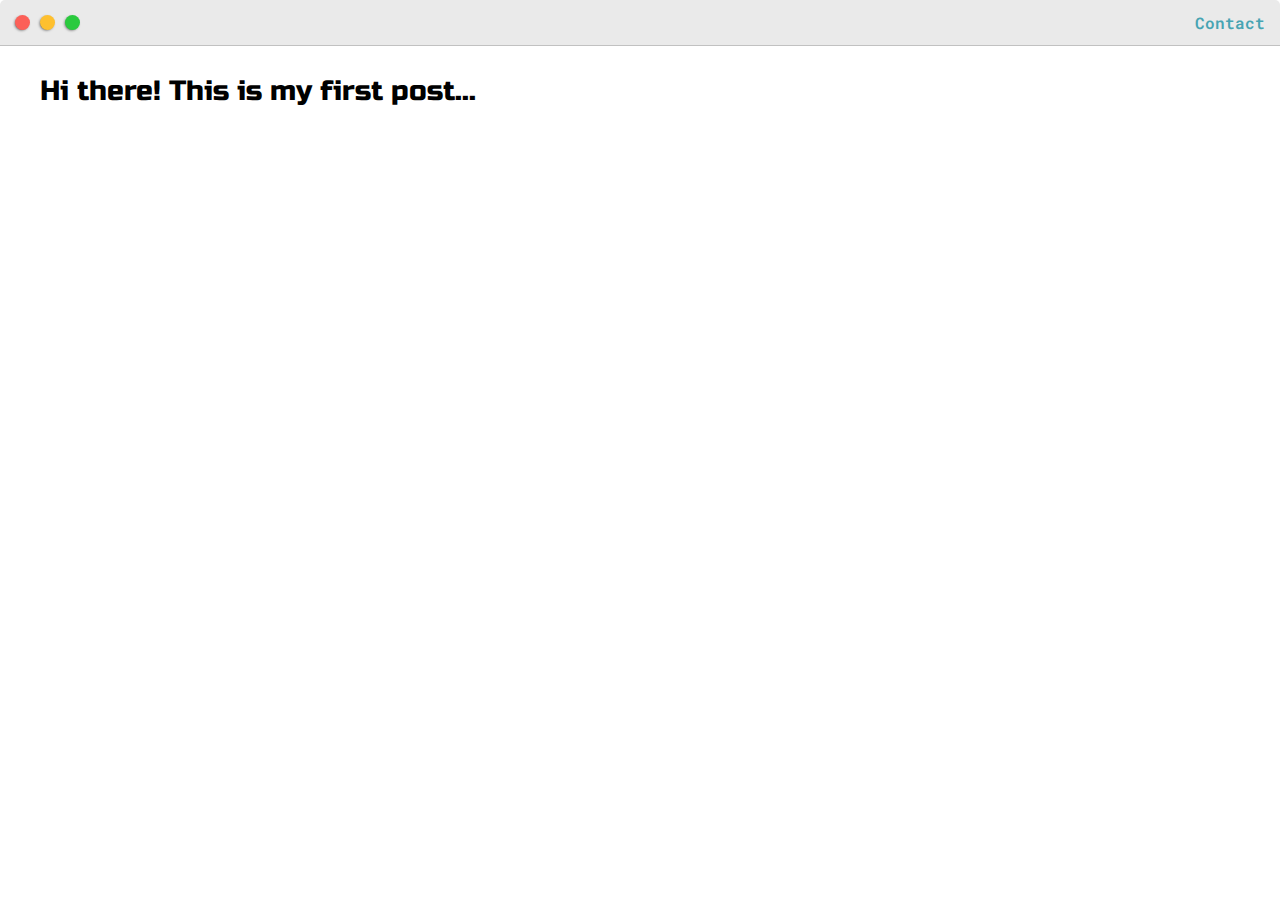
<file: mysite/post.html>
<!DOCTYPE html>
<html>
<head>
    <title>Post Name</title>
    <meta name="viewport" content="width=device-width, initial-scale=1.0">

    <link href="https://fonts.googleapis.com/css2?family=Russo+One&display=swap" rel="stylesheet">
    <link href="https://fonts.googleapis.com/css2?family=Roboto+Mono:wght@500&display=swap" rel="stylesheet">
    <link rel="stylesheet" type="text/css" href="default.css">
</head>

<body>

    <div class="nav-wrapper">
        <div class="dots-wrapper">
            <div id="dot-1" class="browser-dot"></div>
            <div id="dot-2" class="browser-dot"></div>
            <div id="dot-3" class="browser-dot"></div>
        </div>

        <ul id="navigation">
            <li><a href="index.html#contact">Contact</a></li>
        </ul>
    </div>

    <div class="main-container">
        
        <h3>Hi there! This is my first post...</h3>
    </div>

</body>
</html>
</file>
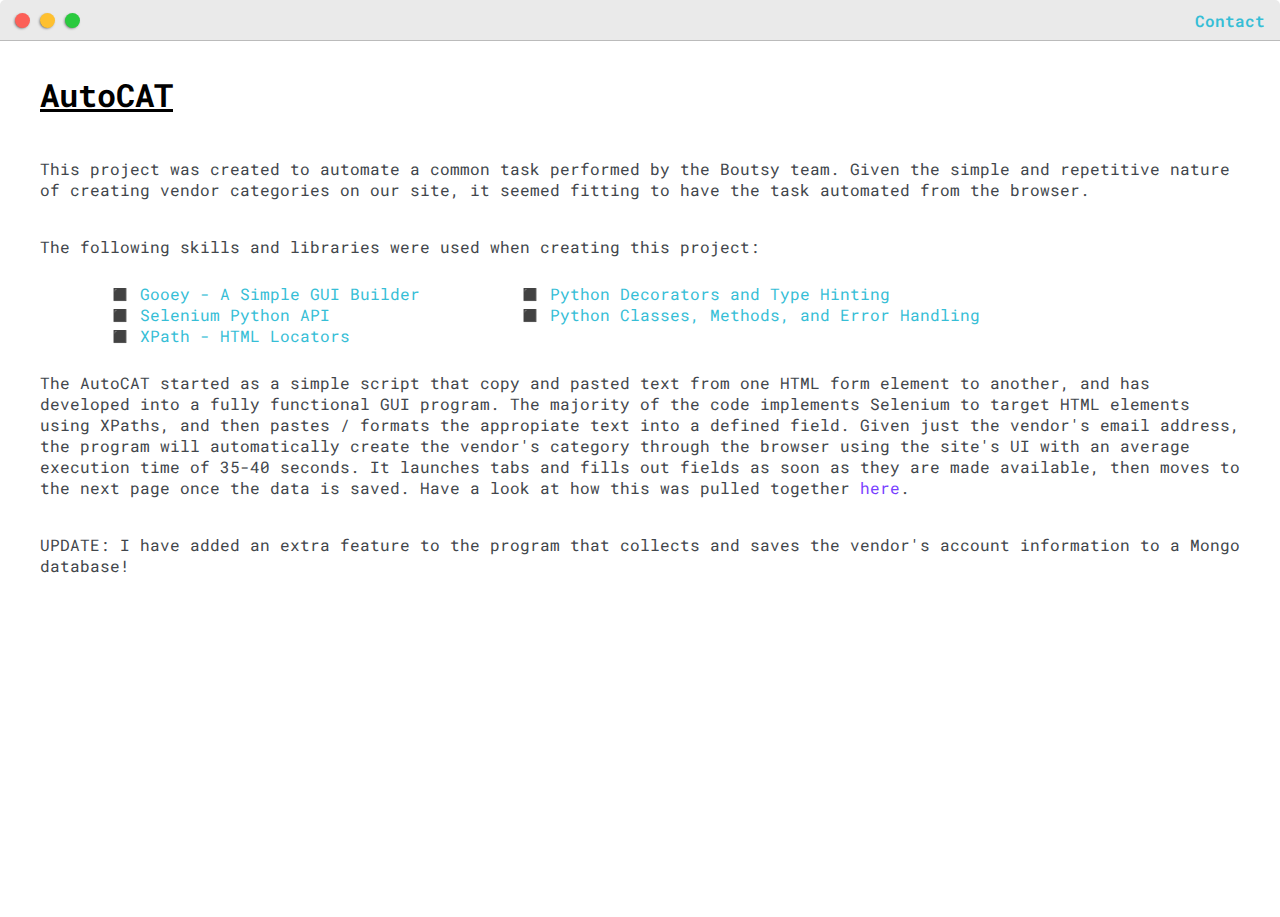
<file: posts/autocat.html>
<!DOCTYPE html>
<html>
<head>
    <title>Projects: AutoCAT</title>
    <meta name="viewport"  content="width=device-width, initial-scale=1.0" />
    <link href="https://fonts.googleapis.com/css2?family=Russo+One&display=swap"  rel="stylesheet" />
    <link href="https://fonts.googleapis.com/css2?family=Roboto+Mono:wght@500&display=swap"  rel="stylesheet" />
    <link href="/css/default.css"  rel="stylesheet"  type="text/css" />
    <link href="/css/post.css"     rel="stylesheet"  type="text/css" />
</head>

<body>
    <div class="nav-wrapper">
        <div class="dots-wrapper">
            <a href="/index.html#past-projects">
                <div id="dot-1" class="browser-dot"></div>
            </a>
            <div id="dot-2" class="browser-dot"></div>
            <div id="dot-3" class="browser-dot"></div>
        </div>
        
        <ul id="navigation">
            <li>
                <a href="/index.html#contact-form">Contact</a>
            </li>
        </ul>
    </div>

    <div class="main-container">
        <h3 class="post-title">
            <a href="https://github.com/copev313/AutoCAT-v2.0" target="_blank">
                <ins>AutoCAT</ins>
            </a>
        </h3>

        <p>This project was created to automate a common task performed by the Boutsy team. 
            Given the simple and repetitive nature of creating vendor categories on our site,
            it seemed fitting to have the task automated from the browser.</p>
        <p>The following skills and libraries were used when creating this project:</p>

        <div class="tools-container">
            <ul>
                <li>◼️
                    <a href="https://github.com/chriskiehl/Gooey" target="_blank">Gooey - A Simple GUI Builder</a>
                </li>

                <li>◼️
                    <a href="https://selenium-python.readthedocs.io/index.html" target="_blank">Selenium Python API</a>
                </li>

                <li>◼️
                    <a href="https://www.w3schools.com/xml/xpath_intro.asp" target="_blank">XPath - HTML Locators</a>
                </li>
            </ul>

            <ul>
                <li>◼️
                    <a href="https://docs.python.org/3/library/typing.html" target="_blank">Python Decorators and Type Hinting</a>
                </li>

                <li>◼️
                    <a href="https://www.w3schools.com/python/python_classes.asp" target="_blank">Python Classes, Methods, and Error Handling</a>
                </li>
            </ul>
        </div>

        <p>
            The AutoCAT started as a simple script that copy and pasted text from one HTML form element to another, 
            and has developed into a fully functional GUI program. The majority of the code implements Selenium to target
            HTML elements using XPaths, and then pastes / formats the appropiate text into a defined field. Given just the 
            vendor's email address, the program will automatically create the vendor's category through the browser using the site's UI 
            with an average execution time of 35-40 seconds. It launches tabs and fills out fields as soon as they are made available,
            then moves to the next page once the data is saved. Have a look at how this was pulled together 
            <a href="https://github.com/copev313/AutoCAT-v2.0" class="linkage" target="_blank" >here</a>.
        </p>

        <p>
            UPDATE: I have added an extra feature to the program that collects and saves the vendor's account information to a Mongo database!
        </p>

        <div class="screenshot-container">
            <iframe id="ytplayer" type="text/html" width="560" height="315" class="img-left" src="https://www.youtube.com/embed/Cul_-v86n8k" frameborder="0"></iframe>
            <iframe id="ytplayer" type="text/html" width="560" height="315" class="img-right" src="https://www.youtube.com/embed/Zuid5n-Z0Vs" frameborder="0"></iframe>
        </div>
    </div>
</body>
</html>
</file>
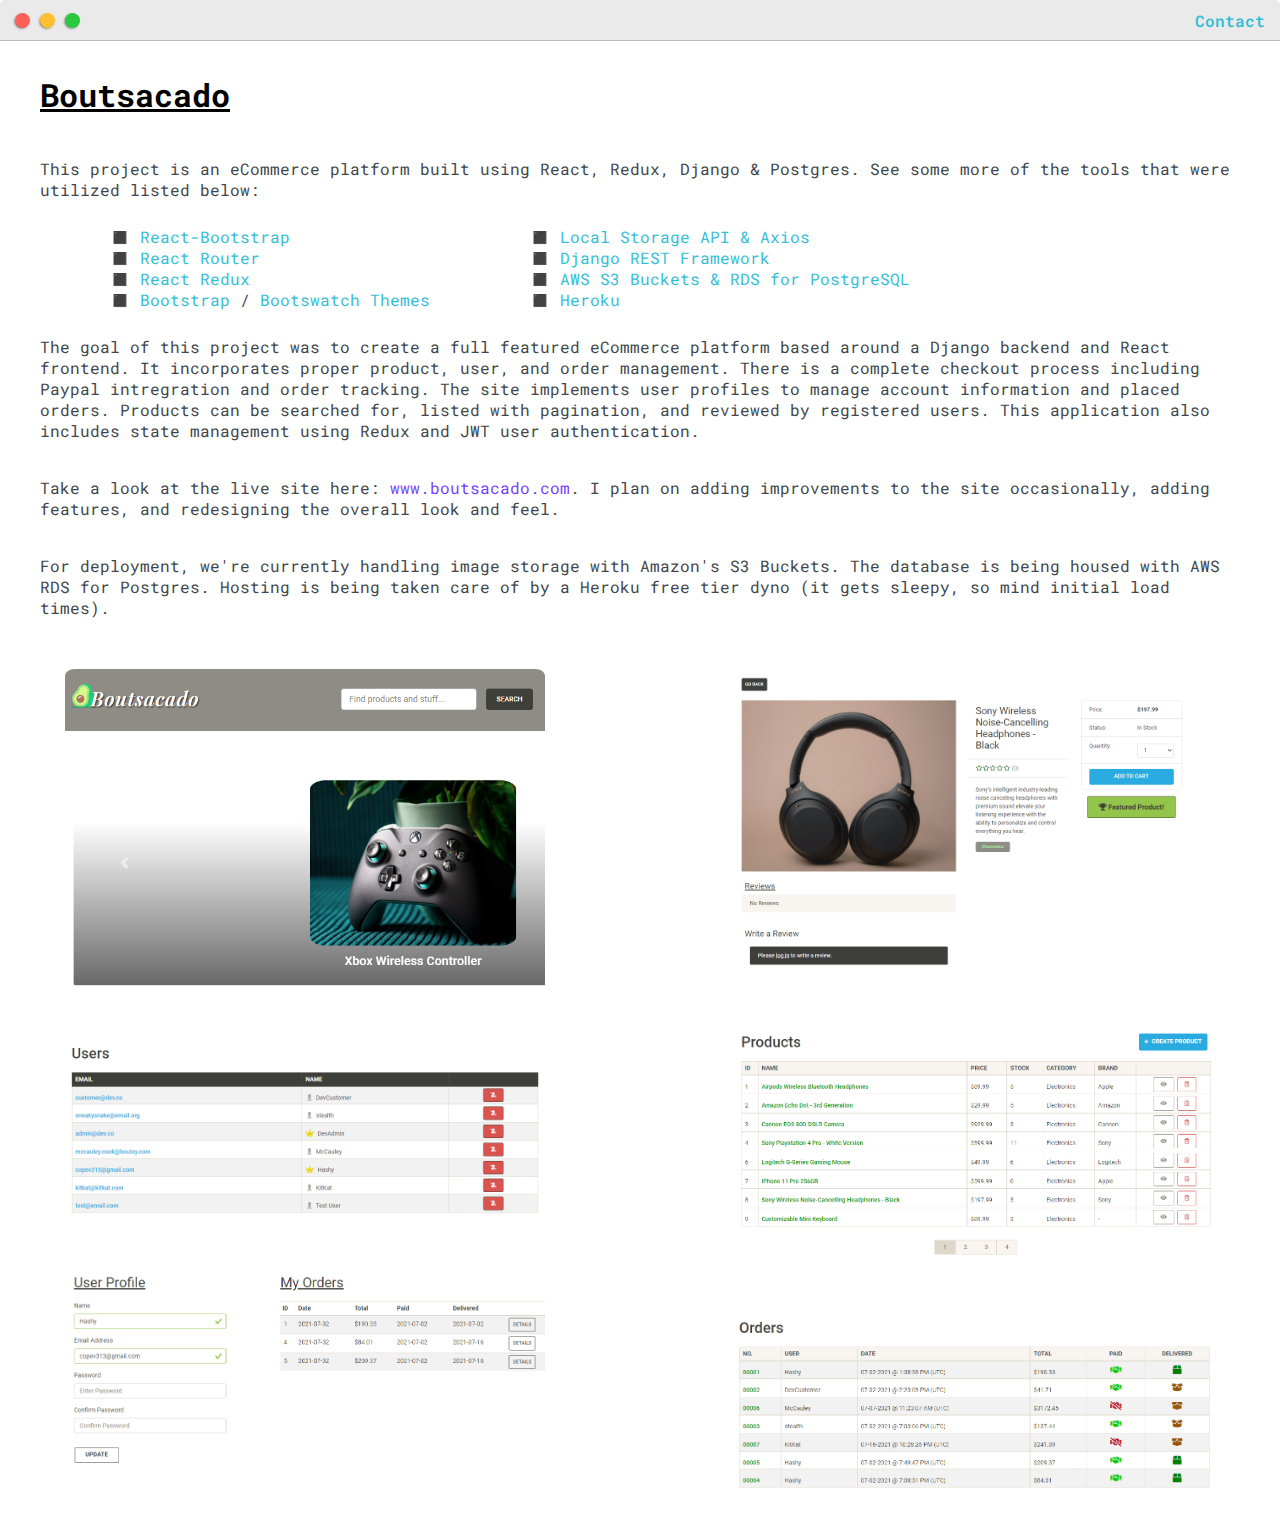
<file: posts/boutsacado.html>
<!DOCTYPE html>
<html>
<head>
    <title>Projects: Django-Ecommerce</title>
    <meta name="viewport"  content="width=device-width, initial-scale=1.0" />
    <link href="https://fonts.googleapis.com/css2?family=Russo+One&display=swap"  rel="stylesheet" />
    <link href="https://fonts.googleapis.com/css2?family=Roboto+Mono:wght@500&display=swap"  rel="stylesheet" />
    <link href="/css/default.css"  rel="stylesheet"  type="text/css" />
    <link href="/css/post.css"     rel="stylesheet"  type="text/css" />
</head>

<body>
    <div class="nav-wrapper">
        <div class="dots-wrapper">
            <a href="/index.html#past-projects">
                <div id="dot-1" class="browser-dot"></div>
            </a>
            <div id="dot-2" class="browser-dot"></div>
            <div id="dot-3" class="browser-dot"></div>
        </div>
        
        <ul id="navigation">
            <li>
                <a href="/index.html#contact-form">Contact</a>
            </li>
        </ul>
    </div>

    <div class="main-container">
        <h3 class="post-title">
            <a href="https://github.com/copev313/Django-Ecommerce" target="_blank">
                <ins>Boutsacado</ins>
            </a>
        </h3>
        <p>This project is an eCommerce platform built using React, Redux, Django & Postgres. 
            See some more of the tools that were utilized listed below:</p>

        <div class="tools-container">
            <ul>
                <li>◼️
                    <a href="https://react-bootstrap.github.io/" target="_blank">
                        React-Bootstrap
                    </a>
                </li>
                <li>◼️
                    <a href="https://reactrouter.com/" target="_blank">
                        React Router
                    </a>
                </li>
                <li>◼️
                    <a href="https://react-redux.js.org/" target="_blank">
                        React Redux
                    </a>
                </li>
                <li>◼️
                    <a href="https://getbootstrap.com/" target="_blank">
                        Bootstrap
                    </a>/
                    <a href="https://bootswatch.com/" target="_blank">
                        Bootswatch Themes
                    </a>
                </li>
            </ul>

            <ul>
                <li>◼️
                    <a href="https://www.npmjs.com/package/axios" target="_blank">
                        Local Storage API & Axios
                    </a>
                </li>
                <li>◼️
                    <a href="https://www.django-rest-framework.org/" target="_blank">
                        Django REST Framework
                    </a>
                </li>
                <li>◼️
                    <a href="https://aws.amazon.com/" target="_blank">
                        AWS S3 Buckets & RDS for PostgreSQL
                    </a>
                </li>
                <li>◼️
                    <a href="https://www.heroku.com/what" target="_blank">
                        Heroku
                    </a>
                </li>
            </ul>
        </div>

        <p>
            The goal of this project was to create a full featured eCommerce platform based around a Django backend and React frontend.
            It incorporates proper product, user, and order management. There is a complete checkout process including Paypal intregration and order tracking.
            The site implements user profiles to manage account information and placed orders. Products can be searched for, listed with pagination, and reviewed by registered users.
            This application also includes state management using Redux and JWT user authentication.
        </p>

        <p>
            Take a look at the live site here: 
            <a href="http://www.boutsacado.com" class="linkage" target="_blank">www.boutsacado.com</a>.
            I plan on adding improvements to the site occasionally, adding features, and redesigning the overall look and feel. 
        </p>

        <p>
            For deployment, we're currently handling image storage with Amazon's S3 Buckets. The database is being housed with AWS RDS for Postgres.
            Hosting is being taken care of by a Heroku free tier dyno (it gets sleepy, so mind initial load times).
        </p>

        <div class="screenshot-container">
            <img src="../images/controller_in_banner.png"
                 alt="xbox controller banner screenshot"
                 class="img-left"
            />

            <img src="../images/product_screen.png"
                 alt="product screen screenshot"
                 class="img-right"
            />

            <img src="../images/products_img.png"
                 alt="products list screenshot"
                 class="img-right"
            />

            <img src="../images/users_img.png"
                 alt="users list screenshot"
                 class="img-left"
                 
            />

            <img src="../images/profile_img.png"
                 alt="profile screen screenshot"
                 class="img-left"
            />

            <img src="../images/order_img.png"
                 alt="users list screenshot"
                 class="img-right"
                 
            />
        </div>
    </div>
</body>
</html>
</file>
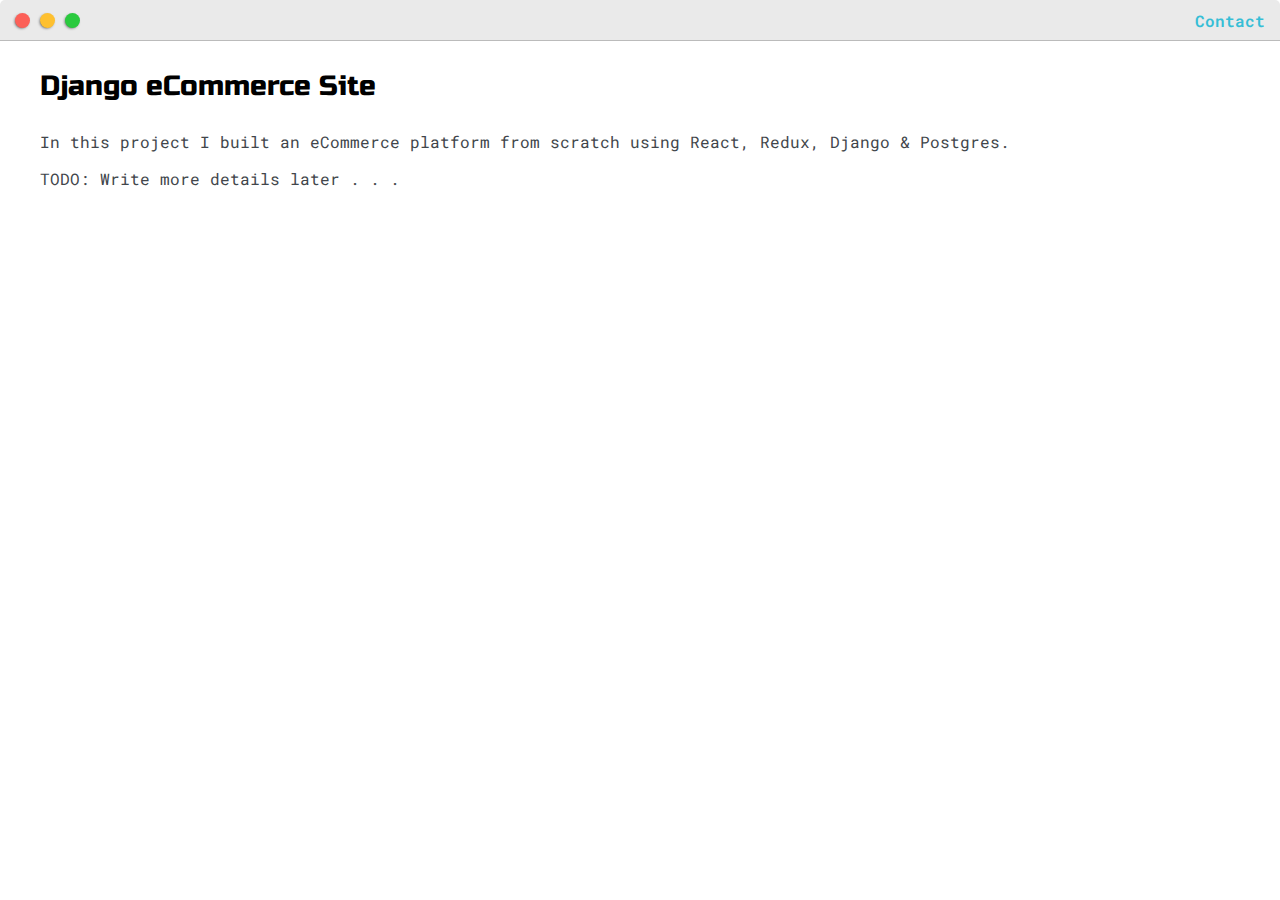
<file: posts/post_1.html>
<!DOCTYPE html>
<html>
<head>
    <title>Past Projects</title>
    <meta name="viewport" content="width=device-width, initial-scale=1.0">
    <link href="https://fonts.googleapis.com/css2?family=Russo+One&display=swap" rel="stylesheet">
    <link href="https://fonts.googleapis.com/css2?family=Roboto+Mono:wght@500&display=swap" rel="stylesheet">
    <link rel="stylesheet" type="text/css" href="/css/default.css">
</head>

<body>
    <div class="nav-wrapper">
        <div class="dots-wrapper">
            <a href="/index.html#past-projects"><div id="dot-1" class="browser-dot"></div></a>
            <div id="dot-2" class="browser-dot"></div>
            <div id="dot-3" class="browser-dot"></div>
        </div>
        
        <ul id="navigation">
            <li><a href="/index.html#contact-form">Contact</a></li>
        </ul>
    </div>

    <div class="main-container">
        <h3>Django eCommerce Site</h3>
        <p>
            In this project I built an eCommerce platform from scratch using React, Redux, Django & Postgres.
        </p>
        <p>
            TODO: Write more details later . . .
        </p>
    </div>
</body>
</html>
</file>
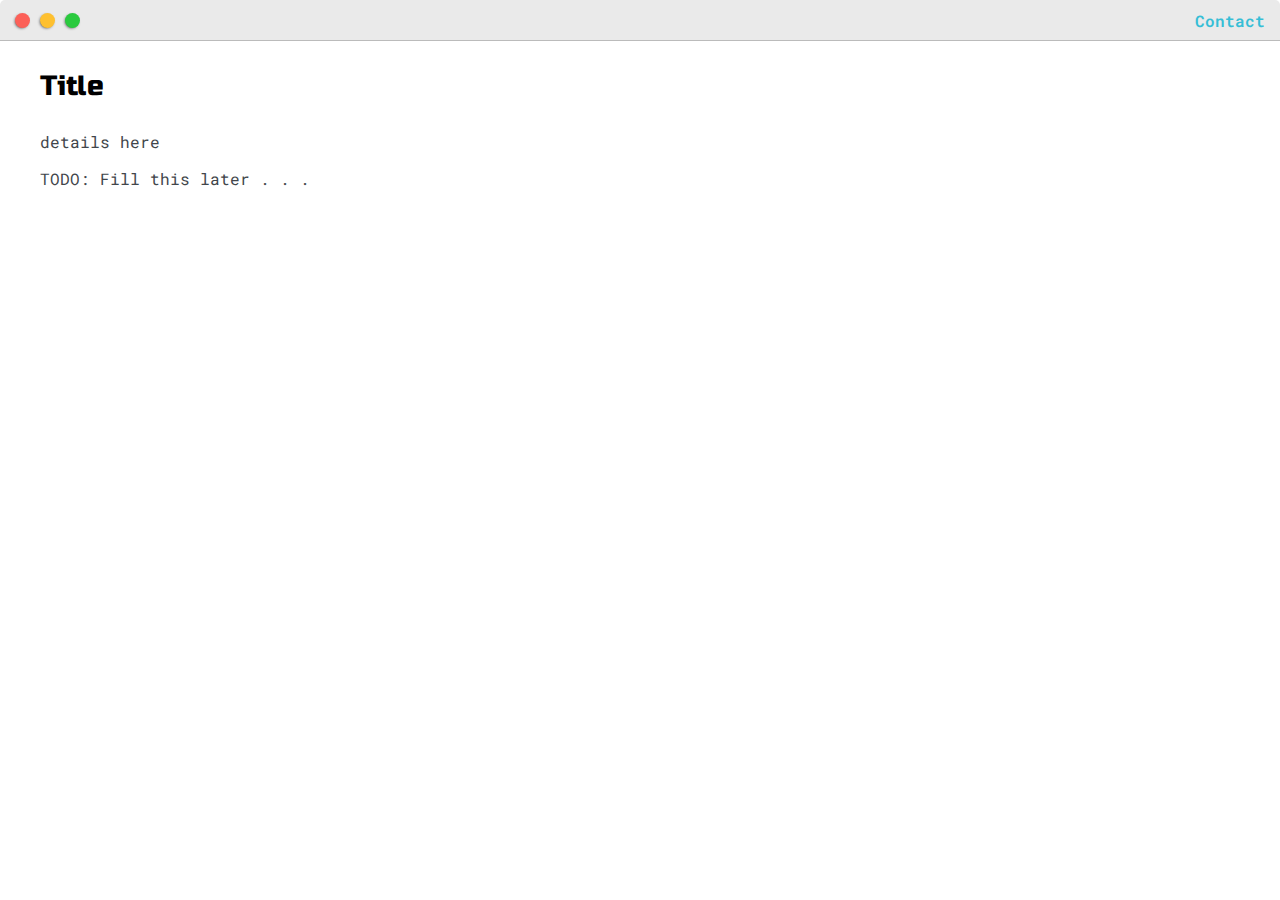
<file: posts/post_2.html>
<!DOCTYPE html>
<html>
<head>
    <title>Past Projects</title>
    <meta name="viewport" content="width=device-width, initial-scale=1.0">
    <link href="https://fonts.googleapis.com/css2?family=Russo+One&display=swap" rel="stylesheet">
    <link href="https://fonts.googleapis.com/css2?family=Roboto+Mono:wght@500&display=swap" rel="stylesheet">
    <link rel="stylesheet" type="text/css" href="/css/default.css">
</head>

<body>
    <div class="nav-wrapper">
        <div class="dots-wrapper">
            <div id="dot-1" class="browser-dot"></div>
            <div id="dot-2" class="browser-dot"></div>
            <div id="dot-3" class="browser-dot"></div>
        </div>
        
        <ul id="navigation">
            <li><a href="/index.html#contact-form">Contact</a></li>
        </ul>
    </div>

    <div class="main-container">
        <h3>Title</h3>
        <p>
            details here
        </p>
        <p>
            TODO: Fill this later . . .
        </p>
    </div>
</body>
</html>
</file>
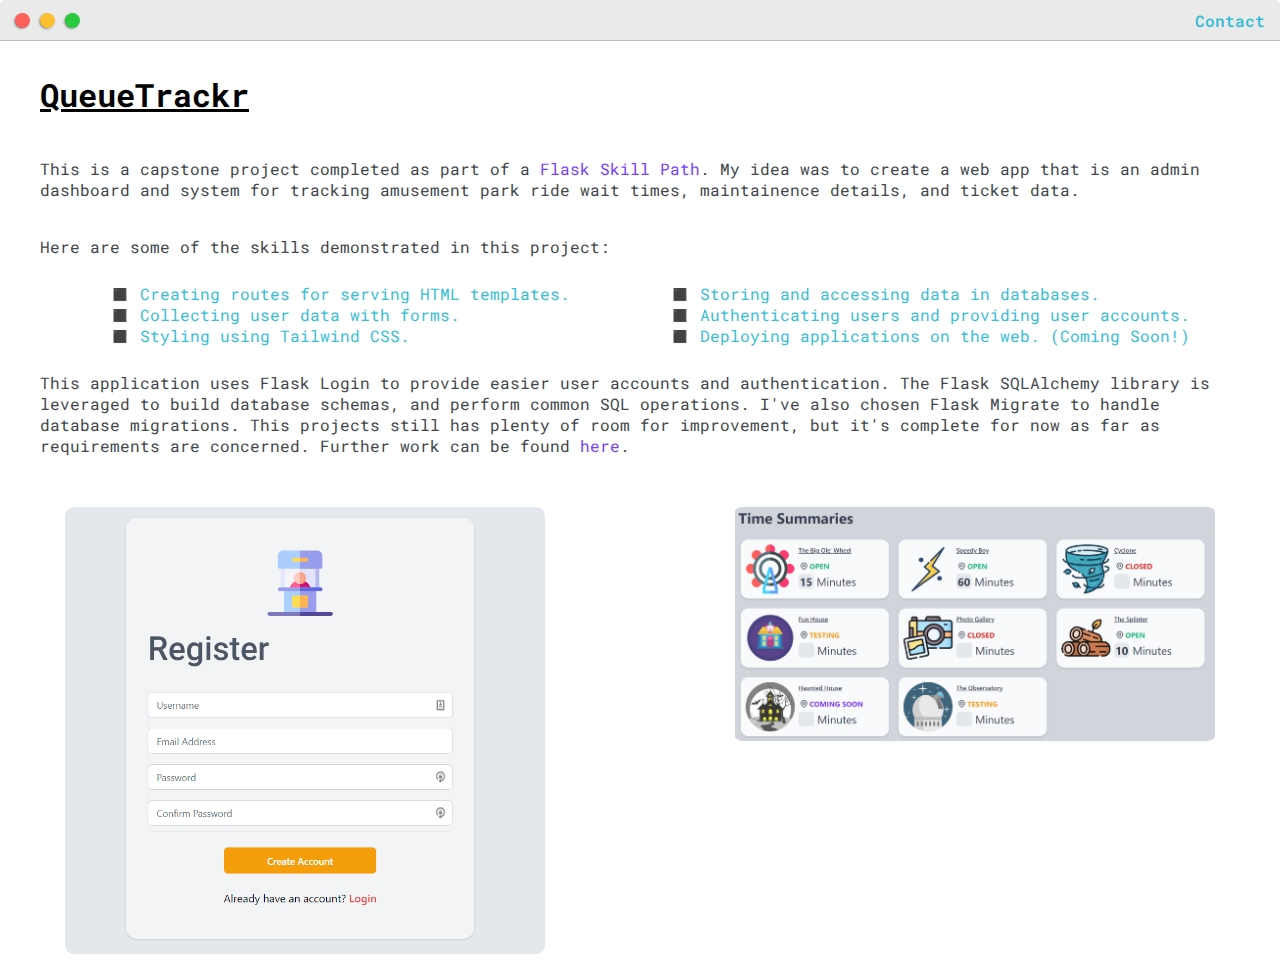
<file: posts/queuetrackr.html>
<!DOCTYPE html>
<html>
<head>
    <title>Projects: QueueTrackr</title>
    <meta name="viewport"  content="width=device-width, initial-scale=1.0" />
    <link href="https://fonts.googleapis.com/css2?family=Russo+One&display=swap"  rel="stylesheet" />
    <link href="https://fonts.googleapis.com/css2?family=Roboto+Mono:wght@500&display=swap"  rel="stylesheet" />
    <link href="/css/default.css"  rel="stylesheet"  type="text/css" />
    <link href="/css/post.css"     rel="stylesheet"  type="text/css" />
</head>

<body>
    <div class="nav-wrapper">
        <div class="dots-wrapper">
            <a href="/index.html#past-projects">
                <div id="dot-1" class="browser-dot"></div>
            </a>
            <div id="dot-2" class="browser-dot"></div>
            <div id="dot-3" class="browser-dot"></div>
        </div>
        
        <ul id="navigation">
            <li>
                <a href="/index.html#contact-form">Contact</a>
            </li>
        </ul>
    </div>

    <div class="main-container">
        <h3 class="post-title">
            <a href="https://github.com/copev313/Wait-Times-Flask-Capstone" target="_blank">
                <ins>QueueTrackr</ins>
            </a>
        </h3>
        <p>
            This is a capstone project completed as part of a 
            <a href="../resources/flask_cert.pdf" target="_blank" class="linkage">Flask Skill Path</a>. 
            My idea was to create a web app that is an admin dashboard and system for tracking amusement park ride wait times, maintainence details, and ticket data.</p>
        <p>Here are some of the skills demonstrated in this project: </p>

        <div class="tools-container">
            <ul>
                <li>◼️
                    <a href="#">Creating routes for serving HTML templates.</a>
                </li>
                <li>◼️
                    <a href="#">Collecting user data with forms.</a>
                </li>
                <li>◼️
                    <a href="#">Styling using Tailwind CSS.</a>
                </li>
            </ul>

            <ul>
                <li>◼️
                    <a href="#">Storing and accessing data in databases.</a>
                </li>
                <li>◼️
                    <a href="#">Authenticating users and providing user accounts.</a>
                </li>
                <li>◼️
                    <a href="#">Deploying applications on the web. (Coming Soon!) </a>
                </li>
            </ul>
        </div>

        <p>
            This application uses Flask Login to provide easier user accounts and authentication. 
            The Flask SQLAlchemy library is leveraged to build database schemas, and perform common SQL operations. 
            I've also chosen Flask Migrate to handle database migrations.
            This projects still has plenty of room for improvement, but it's complete for now as far as requirements are concerned.
            Further work can be found <a href="https://github.com/copev313/Wait-Times-Flask-Capstone" class="linkage" target="_blank">here</a>.
        </p>

        <div class="screenshot-container">
            <img src="../images/queue6.png"
                 alt="project screenshot"
                 class="img-left"
            />

            <img src="../images/queue3.png"
                 alt="project screenshot"
                 class="img-right"
            />
        </div>

    </div>
</body>
</html>
</file>
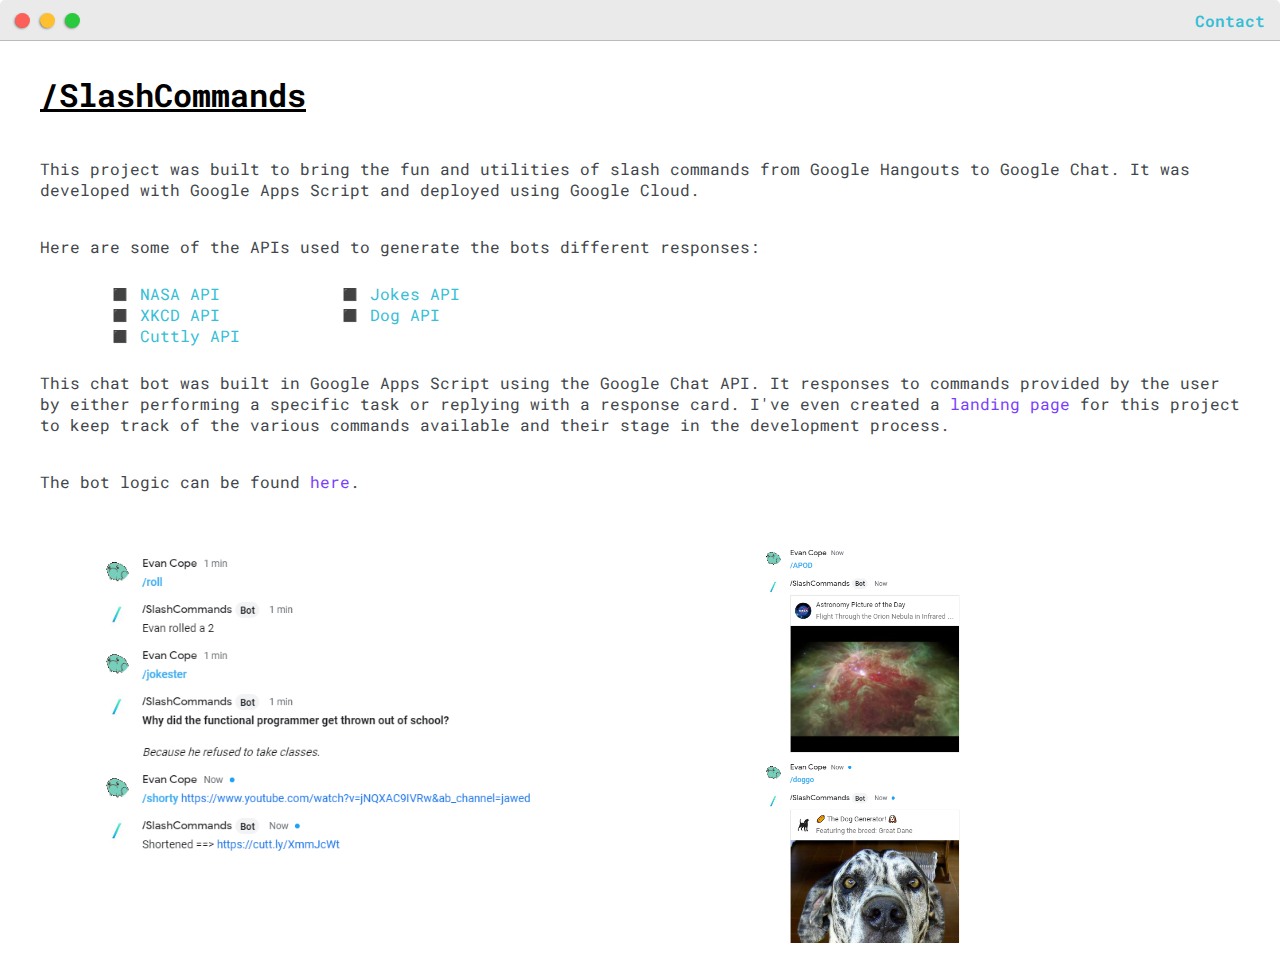
<file: posts/slashcommands.html>
<!DOCTYPE html>
<html>
<head>
    <title>Projects: Slash Commands</title>
    <meta name="viewport"  content="width=device-width, initial-scale=1.0" />
    <link href="https://fonts.googleapis.com/css2?family=Russo+One&display=swap"  rel="stylesheet" />
    <link href="https://fonts.googleapis.com/css2?family=Roboto+Mono:wght@500&display=swap"  rel="stylesheet" />
    <link href="/css/default.css"  rel="stylesheet"  type="text/css" />
    <link href="/css/post.css"     rel="stylesheet"  type="text/css" />
</head>

<body>
    <div class="nav-wrapper">
        <div class="dots-wrapper">
            <a href="/index.html#past-projects">
                <div id="dot-1" class="browser-dot"></div>
            </a>
            <div id="dot-2" class="browser-dot"></div>
            <div id="dot-3" class="browser-dot"></div>
        </div>
        
        <ul id="navigation">
            <li>
                <a href="/index.html#contact-form">Contact</a>
            </li>
        </ul>
    </div>

    <div class="main-container">
        <h3 class="post-title">
            <a href="https://github.com/copev313/Slash-Commands" target="_blank">
                <ins>/SlashCommands</ins>
            </a>
        </h3>
        <p>This project was built to bring the fun and utilities of slash commands from 
            Google Hangouts to Google Chat. It was developed with Google Apps Script and 
            deployed using Google Cloud.
        </p>
        <p>Here are some of the APIs used to generate the bots different responses:</p>

        <div class="tools-container">
            <ul>
                <li>◼️
                    <a href="https://api.nasa.gov/"  target="_blank">NASA API</a>
                </li>
                <li>◼️
                    <a href="https://xkcd.com/json.html"  target="_blank">XKCD API</a>
                </li>
                <li>◼️
                    <a href="https://cutt.ly/"  target="_blank">Cuttly API</a>
                </li>
            </ul>

            <ul>
                <li>◼️
                    <a href="https://sv443.net/jokeapi/v2/"  target="_blank">Jokes API</a>
                </li>
                <li>◼️
                    <a href="https://dog.ceo/dog-api/"  target="_blank">Dog API</a>
                </li>
            </ul>
        </div>

        <p>
            This chat bot was built in Google Apps Script using the Google Chat API.
            It responses to commands provided by the user by either performing a specific task or replying with a response card.
            I've even created a <a href="https://slash-commands-landing-page.netlify.app/" class="linkage" target="_blank" rel="noopener">landing page</a> for 
            this project to keep track of the various commands available and their stage in the development process.
        </p>
        <p>
            The bot logic can be found <a href="https://github.com/copev313/Slash-Commands" class="linkage" target="_blank" rel="noopener">here</a>.
        </p>

        <div class="screenshot-container">
            <img src="../images/chatbot_examples.png"
                 alt="chatbot slash command example"
                 class="img-left"
            />

            <img src="../images/more_chat_examples.png"
                 alt="chatbot slash doggo and astronomy picture of the day"
                 class="img-right"
            />
        </div>
    </div>
</body>
</html>
</file>
<file: mysite/default.css>
:root {
    --mainColor: #eaeaea;
    --secondaryColor: #fff;
    --borderColor: #c1c1c1;

    --mainText: black;
    --secondaryText: #4b5156;

    --themeDotBorder: #24292e;

    --previewBackground: rgba(251, 249, 243, 0.8);
    --previewShadow: #f0ead6;
    --previewShadowsShadow: #e0e0e0;
}

html, body {
    padding: 0;
    margin: 0;
    scroll-behavior: smooth;
}

body * {
	transition: 0.3s;
}

h1, h1, h3, h4, h5, h6, strong {
    color: var(--mainText);
    font-family: 'Russo One', sans-serif;
    font-weight: 500;
}

p, li, span, label, input, textarea {
    color: var(--secondaryText);
    font-family: 'Roboto Mono', monospace;
}

a { 
    text-decoration: none;
    color: #47a4b3;
}

a:hover {
    color: #8d6adf;
}

ul {
    list-style: none;
}

h1 { font-size: 56px; }
h2 { font-size: 36px; }
h3 { font-size: 28px; }
h4 { font-size: 24px; }
h5 { font-size: 20px; }
h6 { font-size: 16px; }

.s1 {
    background-color: var(--mainColor);
    border-bottom: 1px solid var(--borderColor);
    overflow: auto;
}

.s2 {
    background-color: var(--secondaryColor);
    border-bottom: 1px solid var(--borderColor);
    overflow: auto;
}

.main-container {
    width: 1200px;
    margin: 0 auto;
}

.greeting-wrapper {
    display: grid;
    text-align: center;
    align-content: center;
    min-height: 10em;
}

.intro-wrapper {
    background-color: var(--secondaryColor);
    border: 2px solid var(--borderColor);
    border-radius: 5px 5px 0 0;

    -webkit-box-shadow: -1px 1px 3px -1px rgba(0,0,0,0.75);
    -moz-box-shadow: -1px 1px 3px -1px rgba(0,0,0,0.75);
    box-shadow: -1px 1px 3px -1px rgba(0,0,0,0.75);

    display: grid;
    grid-template-columns: 1fr 1fr;
    grid-template-areas: 
        'nav-wrapper nav-wrapper'
        'left-column right-column'
    ;
}

.nav-wrapper {
    border-radius: 5px 5px 0 0;
    grid-area: nav-wrapper;
    border-bottom: 1px solid var(--borderColor);
    display: flex;
    justify-content: space-between;
    align-items: center;
    background-color: var(--mainColor);
}

#navigation {
    margin: 0;
    padding: 10px;
}

#navigation li {
    display: inline-block;
    margin-right: 5px;
    margin-left: 5px;
}

#navigation li a {
    font-weight: 600;
}

#navigation li a:hover {
    font-size: 18px;
}

.dots-wrapper {
    display: flex;
    padding: 10px;
}

#dot-1 { background-color: #fc6058; }
#dot-2 { background-color: #fec02f; }
#dot-3 { background-color: #2aca3e; }

.browser-dot {
    background-color: black;
    height: 15px;
    width: 15px;
    border-radius: 50%;
    margin: 5px;

    -webkit-box-shadow: -1px 1px 3px -1px rgba(0,0,0,0.75);
    -moz-box-shadow: -1px 1px 3px -1px rgba(0,0,0,0.75);
    box-shadow: -1px 1px 3px -1px rgba(0,0,0,0.75);
}

.left-column {
    grid-area: left-column;
    padding-top: 50px;
    padding-bottom: 50px;
}

#profile-pic {
    display: block;
    margin: 0 auto;
    height: 200px;
    width: 200px;
    object-fit: cover;
    border: 2px solid var(--borderColor);
    border-radius: 15%;
}

#profile-pic:hover {
    -webkit-box-shadow: -1px 1px 8px -1px rgba(0,0,0,0.75);
    -moz-box-shadow: -1px 1px 8px -1px rgba(0,0,0,0.75);
    box-shadow: -1px 1px 8px -1px rgba(0,0,0,0.75);
}

#theme-options-wrapper {
    display: flex;
    justify-content: center;
    padding-bottom: 10px;
}

.theme-dot {
    height: 30px;
    width: 30px;
    border-radius: 50%;
    margin: 5px;
    border: 2px solid var(--themeDotBorder);
    background-color: black;

    -webkit-box-shadow: -1px 1px 3px -1px rgba(0,0,0,0.75);
    -moz-box-shadow: -1px 1px 3px -1px rgba(0,0,0,0.75);
    box-shadow: -1px 1px 3px -1px rgba(0,0,0,0.75);
    cursor: pointer;
}

.theme-dot:hover {
    border-width: 4px;
}

#light-mode {
    background-color: #fff;
}

#blue-mode {
    background-color: #192734;
}

#green-mode {
    background-color: #78866b;
}

#purple-mode {
    background-color: #7e4c74;
}

#settings-note {
    font-size: 12px;
    font-style: italic;
    text-align: center;
}



.right-column {
    grid-area: right-column;
    display: grid;
    align-content: center;
    padding-top: 50px;
    padding-bottom: 50px;
}

#preview-shadow {
    background-color: var(--previewShadow);
    width: 300px;
    height: 180px;
    padding-left: 30px;
    padding-top: 30px;
    border: 1.5px solid var(--previewShadowsShadow);
    border-radius: 1%;

    -webkit-box-shadow: -1px 1px 3px -1px rgba(0, 0, 0, 0.75);
    -moz-box-shadow: -1px 1px 3px -1px rgba(0, 0, 0, 0.75);
    box-shadow: -1px 1px 3px -1px rgba(0, 0, 0, 0.75);
}

#preview {
    width: 300px;
    height: 180px;
    border: 2px solid #17a2b8;
    background-color: var(--previewBackground);
    padding: 15px;
    position: relative;

    -webkit-box-shadow: -1px 1px 3px -1px rgba(0, 0, 0, 0.75);
    -moz-box-shadow: -1px 1px 3px -1px rgba(0, 0, 0, 0.75);
    box-shadow: -1px 1px 3px -1px rgba(0, 0, 0, 0.75);
}

.corner {
    height: 7px;
    width: 7px;
    border: 2px solid #17a2b8;
    background-color: #fff;
    position: absolute;

    -webkit-box-shadow: -1px 1px 3px -1px rgba(0, 0, 0, 0.75);
    -moz-box-shadow: -1px 1px 3px -1px rgba(0, 0, 0, 0.75);
    box-shadow: -1px 1px 3px -1px rgba(0, 0, 0, 0.75);
}

#corner-tl {
    top: -5px;
    left: -5px;
}

#corner-tr {
    top: -5px;
    right: -5px;
}

#corner-br {
    bottom: -5px;
    right: -5px;
}

#corner-bl {
    bottom: -5px;
    left: -5px;
}

.about-wrapper {
    display: grid;
    grid-template-columns: repeat(auto-fit, minmax(320px, 1fr));
    padding-top: 50px;
    padding-bottom: 50px;
    gap: 100px;
}

#skills {
    display: flex;
    justify-content: space-evenly;
    background-color: var(--previewShadow);
}

.social-links {
    display: grid;
    align-items: center;
    text-align: center;
}

#social-image {
    width: 100%;
    border-radius: 2%;

    -webkit-box-shadow: -1px 1px 3px -1px rgba(0,0,0,0.75);
    -moz-box-shadow: -1px 1px 3px -1px rgba(0,0,0,0.75);
    box-shadow: -1px 1px 3px -1px rgba(0,0,0,0.75);
}



@media screen and (max-width: 1200px) {
    .main-container {
        width: 95%;
    }
}

@media screen and (max-width: 800px) {
    .intro-wrapper {
        grid-template-columns: 1fr;
        grid-template-areas: 
            'nav-wrapper',
            'left-column',
            'right-column'
        ;
    }

    .right-column {
        justify-content: center;
    }
}
</file>
<file: css/default.css>
:root {
    --mainColor: #eaeaea;
    --secondaryColor: #FFF;
    --borderColor: #bbbbbb;

    --mainTextColor: #000;
    --secondaryTextColor: #41464B;

    --linkTextColor: #36BED6;
    --linkTextColorOnHover: #783EFF;

    --profilePictureColor: #FFF;
    --themeDotBorderColor: #24292E;
    --shadowSettings: -1px 1px 3px -1px #000000BF;

    --previewBackgroundColor: #D2EDF5CC;
    --previewShadowColor: #CCCCCC;
    --previewShadowsShadowColor: #E0E0E0;

    --previewBorderColor: #17A2B8;
    --previewCornerFillColor: #FFF;

    --githubTitleColor: #9232C2;

    --postBackgroundColor: #FFF;
    --postTitleColor: #000;
    --postSummaryColor: #4b5156;

    --formButtonColor: #000;
    --formButtonTextColor: #FFF;
    --formElementColorOnHover: #3F3F3F;
    --inputFieldBackgroundColor: #FFF;

    --footerLinksColor: #1DA102;
    --footerLinksColorOnHover: #24D401;
}

html, body {
    padding: 0;
    margin: 0;
    scroll-behavior: smooth;
}

body * { transition: 0.3s; }

h1, h1, h3, h4, h5, h6, strong {
    color: var(--mainTextColor);
    font-family: 'Russo One', sans-serif;
    font-weight: 500;
}

p, li, span, label, input, textarea {
    color: var(--secondaryTextColor);
    font-family: 'Roboto Mono', monospace;
}

a { 
    text-decoration: none;
    color: var(--linkTextColor);
    font-family: 'Roboto Mono', monospace;
}

a:hover { color: var(--linkTextColorOnHover); }

ul { list-style: none; }

h1 { font-size: 56px; }
h2 { font-size: 36px; }
h3 { font-size: 28px; }
h4 { font-size: 24px; }
h5 { font-size: 20px; }
h6 { font-size: 16px; }

.s1 {
    background-color: var(--mainColor);
    border-bottom: 1px solid var(--borderColor);
    overflow: auto;
    padding: 0px 10px 20px 10px;
}

.s2 {
    background-color: var(--secondaryColor);
    border-bottom: 1px solid var(--borderColor);
    overflow: auto;
}

.main-container {
    width: 1200px;
    margin: 0 auto;
}

.greeting-wrapper {
    display: grid;
    text-align: center;
    align-content: center;
    min-height: 10em;
}

.intro-wrapper {
    background-color: var(--secondaryColor);
    border: 2px solid var(--borderColor);
    border-radius: 5px;

    -webkit-box-shadow: var(--shadowSettings);
    -moz-box-shadow: var(--shadowSettings);
    box-shadow: var(--shadowSettings);

    display: grid;
    grid-template-columns: 1fr 1fr;
    grid-template-areas: 
        'nav-wrapper nav-wrapper'
        'left-column right-column'
    ;
}

.nav-wrapper {
    border-radius: 5px 5px 0 0;
    grid-area: nav-wrapper;
    border-bottom: 1px solid var(--borderColor);
    display: flex;
    justify-content: space-between;
    align-items: center;
    background-color: var(--mainColor);
    max-height: 2.5em;
}

#navigation {
    margin: 0;
    padding: 10px;
}

#navigation li {
    display: inline-block;
    margin-right: 5px;
    margin-left: 5px;
}

#navigation li a { font-weight: 600; }

#navigation li a:hover { font-size: 18px; }

.dots-wrapper {
    display: flex;
    padding: 10px;
}

#dot-1 { background-color: #FC6058; }
#dot-2 { background-color: #FEC02F; }
#dot-3 { background-color: #2ACA3E; }

.browser-dot {
    background-color: black;
    height: 15px;
    width: 15px;
    border-radius: 50%;
    margin: 5px;

    -webkit-box-shadow: var(--shadowSettings);
    -moz-box-shadow: var(--shadowSettings);
    box-shadow: var(--shadowSettings);
}

.left-column {
    grid-area: left-column;
    padding-top: 50px;
    padding-bottom: 50px;
}

#profile-pic {
    display: block;
    margin: 0 auto;
    height: 200px;
    width: 200px;
    object-fit: cover;
    border: 2px solid var(--borderColor);
    border-radius: 15%;
    background-color: var(--profilePictureColor);
}

#profile-pic:hover {
    -webkit-box-shadow: -1px 1px 8px -1px rgba(0,0,0,0.75);
    -moz-box-shadow: -1px 1px 8px -1px rgba(0,0,0,0.75);
    box-shadow: -1px 1px 8px -1px rgba(0,0,0,0.75);
}

#theme-options-wrapper {
    display: flex;
    justify-content: center;
    padding-bottom: 10px;
    max-height: 2em;
}

.theme-dot {
    height: 30px;
    width: 30px;
    border-radius: 50%;
    margin: 5px;
    border: 2px solid var(--themeDotBorderColor);
    background-color: black;

    -webkit-box-shadow: var(--shadowSettings);
    -moz-box-shadow: var(--shadowSettings);
    box-shadow: var(--shadowSettings);
    cursor: pointer;
}

.theme-dot:hover { border-width: 4px; }

#light-mode { background-color: #FFF; }
#blue-mode { background-color: #2294FF; }
#green-mode { background-color: #87D63D; }
#purple-mode { background-color: #8F36AA; }

#settings-note {
    font-size: 12px;
    font-style: italic;
    text-align: center;
}

.right-column {
    grid-area: right-column;
    display: grid;
    align-content: center;
    padding: 50px;
    min-width: fit-content;
}

#preview-shadow {
    width: 325px;
    height: 200px;
    border: 1.5px solid var(--previewShadowsShadowColor);
    border-radius: 1%;
    background-color: var(--previewShadowColor);
    padding-left: 30px;
    padding-top: 30px;

    -webkit-box-shadow: var(--shadowSettings);
    -moz-box-shadow: var(--shadowSettings);
    box-shadow: var(--shadowSettings);
}

#preview {
    width: 325px;
    height: 200px;
    border: 2px solid var(--previewBorderColor);
    background-color: var(--previewBackgroundColor);
    padding-left: 15px;
    padding-right: 15px;
    padding-top: 10px;
    padding-bottom: 15px;
    position: relative;
}

.corner {
    height: 8px;
    width: 8px;
    border: 2px solid var(--previewBorderColor);
    background-color: var(--previewCornerFillColor);
    position: absolute;
}

#corner-tl {
    top: -5px;
    left: -5px;
}

#corner-tr {
    top: -5px;
    right: -5px;
}

#corner-br {
    bottom: -5px;
    right: -5px;
}

#corner-bl {
    bottom: -5px;
    left: -5px;
}

.about-wrapper {
    display: grid;
    grid-template-columns: repeat(auto-fit, minmax(320px, 1fr));
    padding: 50px;
    gap: 100px;
}

.about-wrapper hr {
    margin-top: 2em;
}

#skills {
    display: flex;
    justify-content: space-between;
    border-radius: 2%;
    background-color: var(--previewShadowColor);
    padding: 0.5em 3.5em 0.5em 1em;
    margin: 0 1em;
}

.language-title {
    font-weight: bold;
    text-decoration: underline;
    padding-bottom: 10px;
}

#interests {
    display: flex;
    justify-content: space-between;
    margin-top: -15px;
}

.asterisk {
    font-size: 16px;
    font-weight: bold;
    vertical-align: -0.2em;
}

#github-title {
    font-size: 42px;
    margin-top: 3em;
    margin-bottom: 0;
    padding: 0;
    color: var(--githubTitleColor);
    opacity: 90%;
}

.social-links {
    display: grid;
    align-items: center;
    text-align: center;
}

#social-image {
    width: 100%;
    border-radius: 2%;

    -webkit-box-shadow: var(--shadowSettings);
    -moz-box-shadow: var(--shadowSettings);
    box-shadow: var(--shadowSettings);
}

.post-subtitle {
    font-size: 13px;
    text-align: right;
}

#post-contents {
    display: grid;
    grid-template-columns: repeat(auto-fit, 320px);
    justify-content: center;
}

.post-wrapper {
    margin-left: 25px;
    margin-right: 25px;
    gap: 20px;
    justify-content: center;
    padding-bottom: 50px;
}

.post {
    border: 1px solid var(--borderColor);
    -webkit-box-shadow: var(--shadowSettings);
    -moz-box-shadow: var(--shadowSettings);
    box-shadow: var(--shadowSettings);
}

.post:hover {
    -webkit-box-shadow: -1px 1px 8px -1px rgba(0,0,0,0.75);
    -moz-box-shadow: -1px 1px 8px -1px rgba(0,0,0,0.75);
    box-shadow: -1px 1px 8px -1px rgba(0,0,0,0.75);
}

.thumbnail {
    display: block;
    width: 100%;
    height: 200px;
    object-fit: cover;
    border-bottom: 1px solid #C5C5C5;
}

.post-preview {
    background-color: var(--postBackgroundColor);
    padding: 15px;
    height: 10em;
}

.post-title {
    color: var(--postTitleColor);
    text-decoration: none;
    font-size: 17px;
    font-weight: bold;
    margin: 0;
}

.post-title a {
    color: var(--postTitleColor);
    font-weight: bold;
}

#post1-title { color: #009600; }
#post2-title { color: #2FC6D1; }
#post3-title { color: #FF9100; }
#post4-title { color: #BD00EC; }

.post-intro {
    color: var(--postSummaryColor);
    font-size: 15px;
}

#contact-form {
    display: block;
    max-width: 600px;
    margin: 0 auto;
    border: 1px solid var(--borderColor);
    padding: 10px 15px 15px 15px;
    border-radius: 5px;
    background-color: var(--mainColor);
    margin-bottom: 50px;
}

#contact-form label {
    line-height: 2.75em;
    padding-left: 5px;
    text-decoration: underline;
}

#contact-form input {
    display: block;
    width: 98%;
    padding-left: 10px;
    margin-bottom: 10px;
}

#contact-form textarea {
    min-height: 100px;
    width: 98%;
    font-size: 14px;
    padding-left: 10px;
    resize: none;
}

.input-field {
    width: 100%;
    padding-top: 10px;
    padding-bottom: 10px;
    background-color: var(--inputFieldBackgroundColor);
    border-radius: 5px;
    border: 1px solid var(--borderColor);
    font-size: 14px;
}

#submit-btn {
    margin: 10px auto;
    width: 100%;
    padding: 10px;
    color: var(--formButtonTextColor);
    background-color: var(--formButtonColor);
    border: none;
    border-radius: 5px;
    justify-content: center;
}

#submit-btn:hover { background-color: var(--formElementColorOnHover); }

.input-field:hover { border-color: var(--formElementColorOnHover); }

.footer {
    font-size: 12px;
    text-align: center;
    padding-bottom: -10px;
}

.footer a { color: var(--footerLinksColor); }

.footer a:hover{ color: var(--footerLinksColorOnHover); }

#footer-shoutout { padding-top: 5px; }

#footer-createdby { 
    margin-top: -5px;
    margin-bottom: -5px;
}

@media screen and (max-width: 1200px) {
    .main-container { width: 95%; }
}

@media screen and (max-width: 800px) {
    .intro-wrapper {
        grid-template-columns: 1fr;
        grid-template-areas: 
            'nav-wrapper',
            'left-column',
            'right-column'
        ;
    }
    .right-column { justify-content: center; }
}
</file>
<file: css/post.css>
.post-title {
    font-size: 2em;
    font-weight: 500;
    margin: 1em 0;
}

p {
    padding: 10px 0;
}

.tools-container {
    display: flex;
    justify-content:flex-start;
}

.tools-container ul {
    margin: 0 30px;
}

.screenshot-container img {
    height: auto;
    width: 30em;
    border-radius: 2%;
    margin: 25px;
}

.img-left {
    float: left;
}

.img-right {
    float: right;
}

.linkage {
    color: #783EFF;
}
</file>
